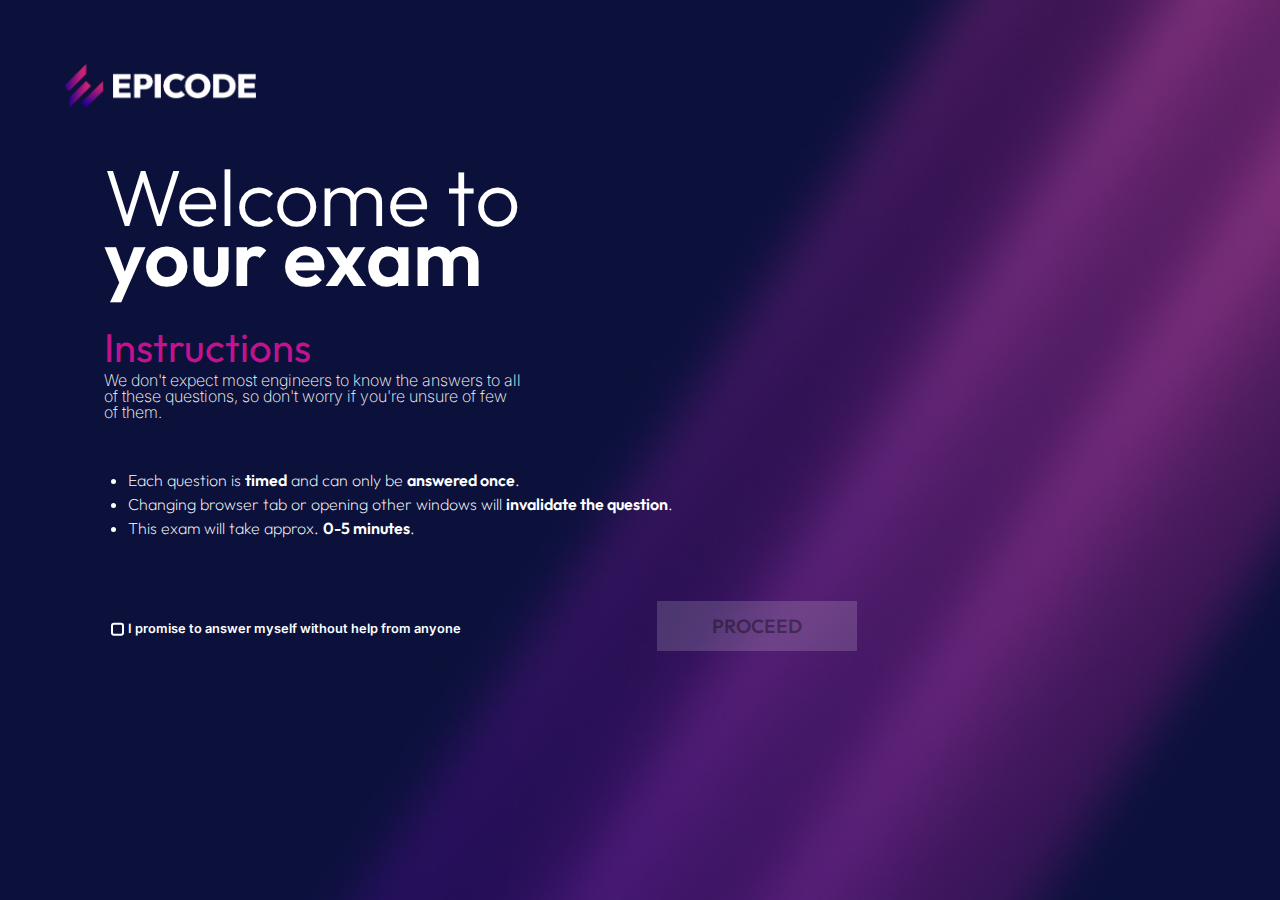
<file: index.html>
<!DOCTYPE html>
<html lang="en">
<head>
    <meta charset="UTF-8">
    <meta name="viewport" content="width=device-width, initial-scale=1.0">
    <title>Results</title>
    <link rel="stylesheet" type="text/css" href="css/reset.css"/>
    <link rel="stylesheet" type="text/css" href="css/styles.css"/>
</head>
<body>
    <div class="alignLeft container homehome">
        <header class="alignLeft">
            <img src="img/epicode_logo.png" class="logo" alt="epicode_logo">
        </header>
        <main>
            <div>
                <h1 class="titolo-welcome">Welcome to <span>your exam</span></h1> 
            </div>
            <div>
                <h2 id="instructions">Instructions</h2>
                <p>
                    We don't expect most engineers to know the answers to all of these questions, so don't worry if you're unsure of few of them.
                </p>
            </div>
            <div>
                <ul>
                    <li>Each question is <b>timed</b> and can only be <b>answered once</b>.</li>
                    <li>Changing browser tab or opening other windows will <b> invalidate the question</b>.</li>
                    <li>This exam will take approx. <b>0-5 minutes</b>.</li>
                </ul>
            </div>
            <form>
                <input id="cb" type="checkbox">
                <label for="checkbox"><b>I promise to answer myself without help from anyone</b></label>
                <button class="btnCeles" id='btn' type="button">PROCEED</button>
            </form>
        </main>
    </div>
    <script src="js/script.js"></script>
</body>
</html>
</file>
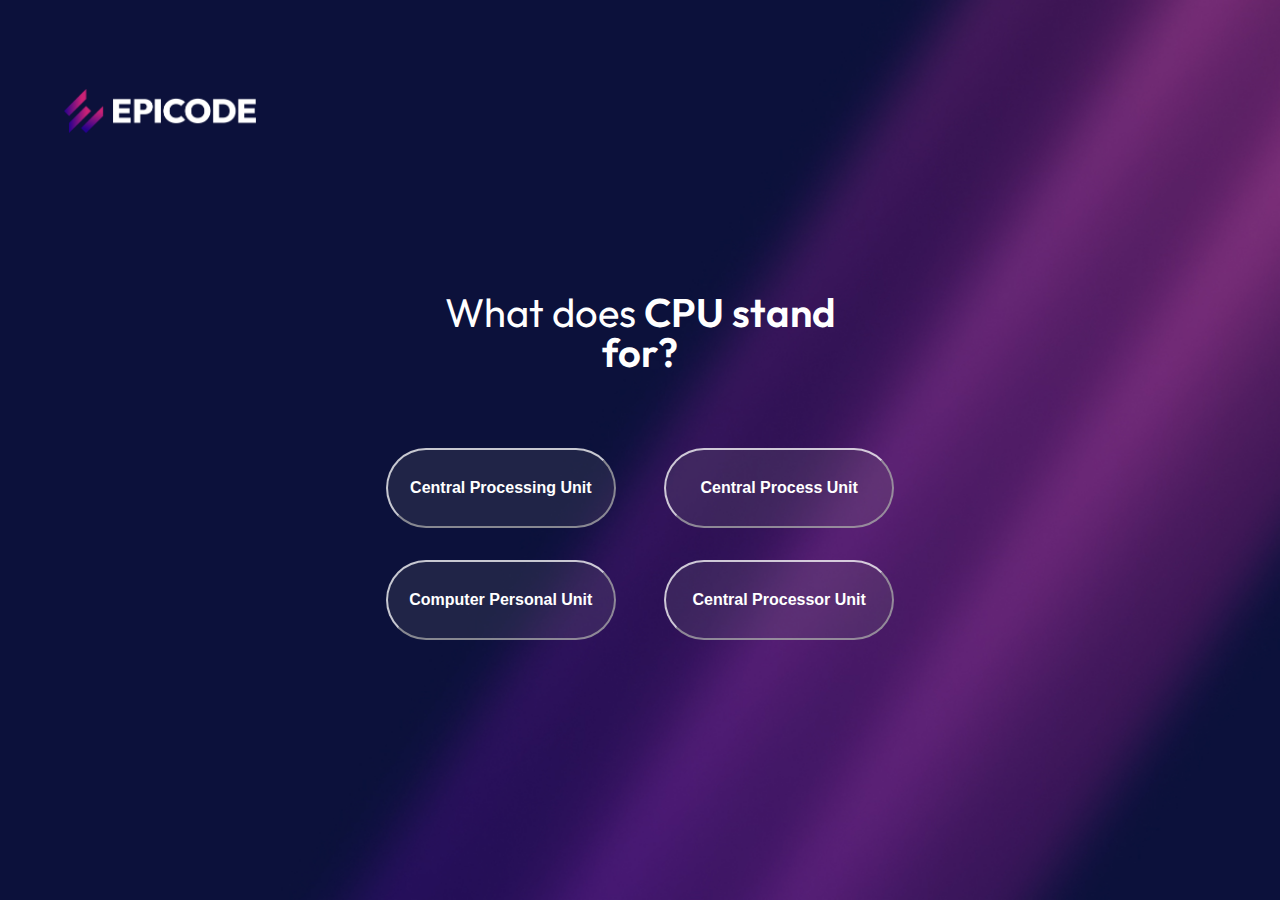
<file: benchmark.html>
<!DOCTYPE html>
<html lang="en">
<head>
    <meta charset="UTF-8">
    <meta name="viewport" content="width=device-width, initial-scale=1.0">
    <title>Benchmark</title>
    <link rel="stylesheet" type="text/css" href="css/reset.css"/>
    <link rel="stylesheet" type="text/css" href="css/styles.css"/>
</head>
<body>
    <div class="alignCenter container">
        <header class="alignLeft">
            <img src="img/epicode_logo.png" class="logo" alt="epicode_logo">
            <div id="timer" class="timer alignRight animatable">
                <svg>
                    <circle cx="50%" cy="50%" r="60"/>
                    <circle cx="50%" cy="50%" r="60" pathLength="1"/>
                    <text x="100" y="65" text-anchor="middle">SECONDS</text>
                    <text x="100" y="115" text-anchor="middle"><tspan id="timer-number"></tspan></text>
                    <text id="remaining" x="100" y="140" text-anchor="middle">REMANING</text>
                </svg>
            </div>
        </header>
        <main id="mainDomande">
            <h2 id="domanda"> </h2>

           <div class="risposte"></div>
           <div id="contadomande"></div>
       </main>

    <script src="js/script.js"></script>
</body>
</html>
</file>
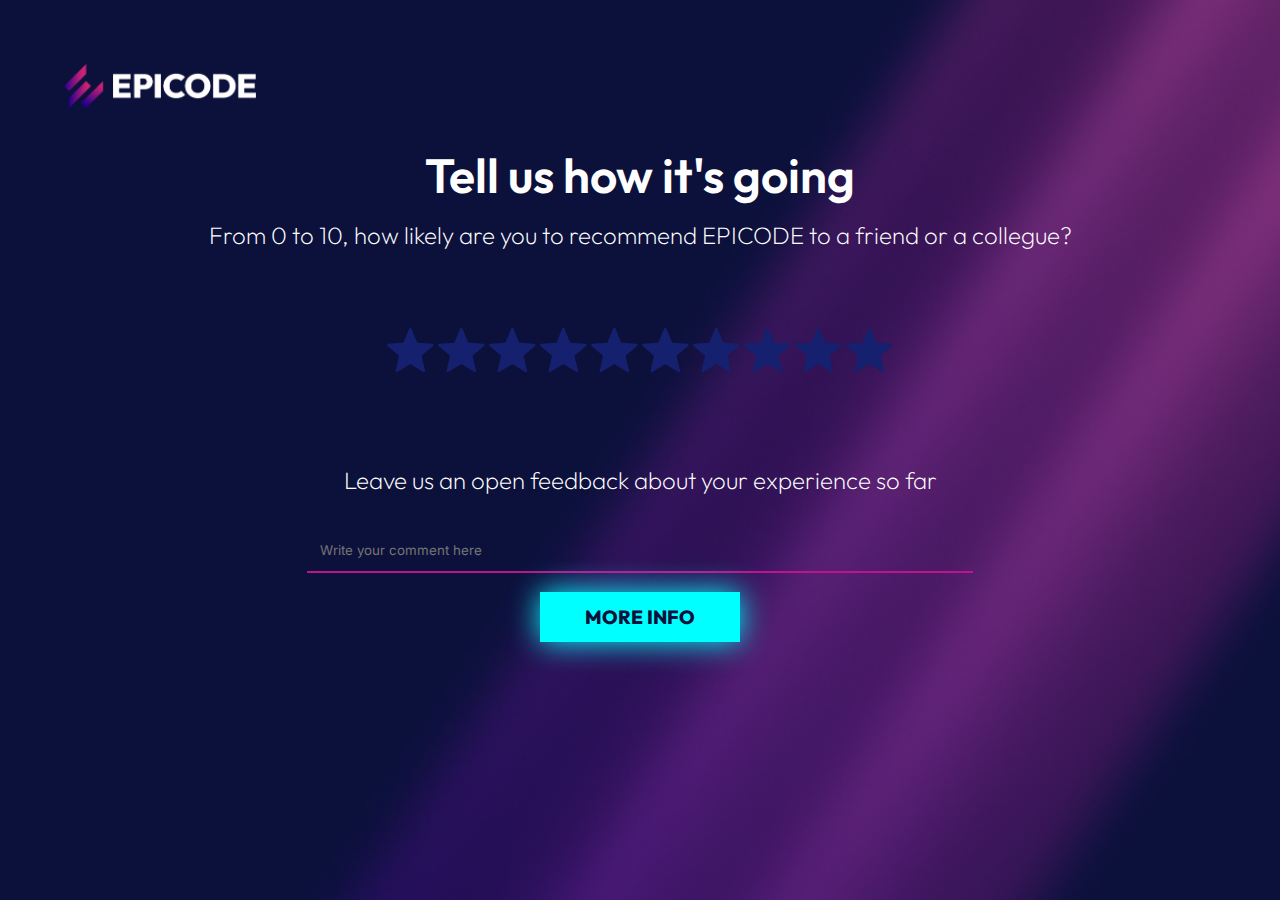
<file: Feedback.html>
<!DOCTYPE html>
<html lang="en">
<head>
    <meta charset="UTF-8">
    <meta name="viewport" content="width=device-width, initial-scale=1.0">
    <title>Feedback</title>
    <link rel="stylesheet" type="text/css" href="css/reset.css"/>
    <link rel="stylesheet" type="text/css" href="css/styles.css"/>
</head>
<body>
    <div class="container">
        <header>
            <img class="logo" src="img/epicode_logo.png" alt="logo">
        </header>
        <main class="alignCenter">
            <h1>
                Tell us how it's going
            </h1>
            <h3>
                From 0 to 10, how likely are you to recommend EPICODE to a friend or a collegue?
            </h3>
            <div id="stelle">
                <svg class="stellina" width="47" height="46" viewBox="0 0 47 46" fill="none" xmlns="http://www.w3.org/2000/svg">
                    <path d="M22.2044 1.55551C22.6143 0.569963 24.0104 0.569964 24.4203 1.55552L29.9874 14.9402C30.1602 15.3557 30.5509 15.6396 30.9994 15.6756L45.4494 16.834C46.5134 16.9193 46.9448 18.2471 46.1341 18.9415L35.1248 28.3722C34.7831 28.6649 34.6338 29.1242 34.7382 29.5619L38.1018 43.6626C38.3494 44.7009 37.2199 45.5215 36.309 44.9651L23.9379 37.4089C23.5538 37.1743 23.0709 37.1743 22.6868 37.4089L10.3157 44.9651C9.40478 45.5215 8.27528 44.7009 8.52295 43.6626L11.8865 29.5619C11.9909 29.1242 11.8416 28.6649 11.4999 28.3722L0.490575 18.9415C-0.320069 18.2471 0.111362 16.9193 1.17535 16.834L15.6253 15.6756C16.0738 15.6396 16.4645 15.3557 16.6374 14.9402L22.2044 1.55551Z" fill="#15206e"/>
                </svg>
                <svg class="stellina" width="47" height="46" viewBox="0 0 47 46" fill="none" xmlns="http://www.w3.org/2000/svg">
                    <path d="M22.2044 1.55551C22.6143 0.569963 24.0104 0.569964 24.4203 1.55552L29.9874 14.9402C30.1602 15.3557 30.5509 15.6396 30.9994 15.6756L45.4494 16.834C46.5134 16.9193 46.9448 18.2471 46.1341 18.9415L35.1248 28.3722C34.7831 28.6649 34.6338 29.1242 34.7382 29.5619L38.1018 43.6626C38.3494 44.7009 37.2199 45.5215 36.309 44.9651L23.9379 37.4089C23.5538 37.1743 23.0709 37.1743 22.6868 37.4089L10.3157 44.9651C9.40478 45.5215 8.27528 44.7009 8.52295 43.6626L11.8865 29.5619C11.9909 29.1242 11.8416 28.6649 11.4999 28.3722L0.490575 18.9415C-0.320069 18.2471 0.111362 16.9193 1.17535 16.834L15.6253 15.6756C16.0738 15.6396 16.4645 15.3557 16.6374 14.9402L22.2044 1.55551Z" fill="#15206e"/>
                </svg>
                <svg class="stellina" width="47" height="46" viewBox="0 0 47 46" fill="none" xmlns="http://www.w3.org/2000/svg">
                    <path d="M22.2044 1.55551C22.6143 0.569963 24.0104 0.569964 24.4203 1.55552L29.9874 14.9402C30.1602 15.3557 30.5509 15.6396 30.9994 15.6756L45.4494 16.834C46.5134 16.9193 46.9448 18.2471 46.1341 18.9415L35.1248 28.3722C34.7831 28.6649 34.6338 29.1242 34.7382 29.5619L38.1018 43.6626C38.3494 44.7009 37.2199 45.5215 36.309 44.9651L23.9379 37.4089C23.5538 37.1743 23.0709 37.1743 22.6868 37.4089L10.3157 44.9651C9.40478 45.5215 8.27528 44.7009 8.52295 43.6626L11.8865 29.5619C11.9909 29.1242 11.8416 28.6649 11.4999 28.3722L0.490575 18.9415C-0.320069 18.2471 0.111362 16.9193 1.17535 16.834L15.6253 15.6756C16.0738 15.6396 16.4645 15.3557 16.6374 14.9402L22.2044 1.55551Z" fill="#15206e"/>
                </svg>
                <svg class="stellina" width="47" height="46" viewBox="0 0 47 46" fill="none" xmlns="http://www.w3.org/2000/svg">
                    <path d="M22.2044 1.55551C22.6143 0.569963 24.0104 0.569964 24.4203 1.55552L29.9874 14.9402C30.1602 15.3557 30.5509 15.6396 30.9994 15.6756L45.4494 16.834C46.5134 16.9193 46.9448 18.2471 46.1341 18.9415L35.1248 28.3722C34.7831 28.6649 34.6338 29.1242 34.7382 29.5619L38.1018 43.6626C38.3494 44.7009 37.2199 45.5215 36.309 44.9651L23.9379 37.4089C23.5538 37.1743 23.0709 37.1743 22.6868 37.4089L10.3157 44.9651C9.40478 45.5215 8.27528 44.7009 8.52295 43.6626L11.8865 29.5619C11.9909 29.1242 11.8416 28.6649 11.4999 28.3722L0.490575 18.9415C-0.320069 18.2471 0.111362 16.9193 1.17535 16.834L15.6253 15.6756C16.0738 15.6396 16.4645 15.3557 16.6374 14.9402L22.2044 1.55551Z" fill="#15206e"/>
                </svg>
                <svg class="stellina" width="47" height="46" viewBox="0 0 47 46" fill="none" xmlns="http://www.w3.org/2000/svg">
                    <path d="M22.2044 1.55551C22.6143 0.569963 24.0104 0.569964 24.4203 1.55552L29.9874 14.9402C30.1602 15.3557 30.5509 15.6396 30.9994 15.6756L45.4494 16.834C46.5134 16.9193 46.9448 18.2471 46.1341 18.9415L35.1248 28.3722C34.7831 28.6649 34.6338 29.1242 34.7382 29.5619L38.1018 43.6626C38.3494 44.7009 37.2199 45.5215 36.309 44.9651L23.9379 37.4089C23.5538 37.1743 23.0709 37.1743 22.6868 37.4089L10.3157 44.9651C9.40478 45.5215 8.27528 44.7009 8.52295 43.6626L11.8865 29.5619C11.9909 29.1242 11.8416 28.6649 11.4999 28.3722L0.490575 18.9415C-0.320069 18.2471 0.111362 16.9193 1.17535 16.834L15.6253 15.6756C16.0738 15.6396 16.4645 15.3557 16.6374 14.9402L22.2044 1.55551Z" fill="#15206e"/>
                </svg>
                <svg class="stellina" width="47" height="46" viewBox="0 0 47 46" fill="none" xmlns="http://www.w3.org/2000/svg">
                    <path d="M22.2044 1.55551C22.6143 0.569963 24.0104 0.569964 24.4203 1.55552L29.9874 14.9402C30.1602 15.3557 30.5509 15.6396 30.9994 15.6756L45.4494 16.834C46.5134 16.9193 46.9448 18.2471 46.1341 18.9415L35.1248 28.3722C34.7831 28.6649 34.6338 29.1242 34.7382 29.5619L38.1018 43.6626C38.3494 44.7009 37.2199 45.5215 36.309 44.9651L23.9379 37.4089C23.5538 37.1743 23.0709 37.1743 22.6868 37.4089L10.3157 44.9651C9.40478 45.5215 8.27528 44.7009 8.52295 43.6626L11.8865 29.5619C11.9909 29.1242 11.8416 28.6649 11.4999 28.3722L0.490575 18.9415C-0.320069 18.2471 0.111362 16.9193 1.17535 16.834L15.6253 15.6756C16.0738 15.6396 16.4645 15.3557 16.6374 14.9402L22.2044 1.55551Z" fill="#15206e"/>
                </svg>
                <svg class="stellina" width="47" height="46" viewBox="0 0 47 46" fill="none" xmlns="http://www.w3.org/2000/svg">
                    <path d="M22.2044 1.55551C22.6143 0.569963 24.0104 0.569964 24.4203 1.55552L29.9874 14.9402C30.1602 15.3557 30.5509 15.6396 30.9994 15.6756L45.4494 16.834C46.5134 16.9193 46.9448 18.2471 46.1341 18.9415L35.1248 28.3722C34.7831 28.6649 34.6338 29.1242 34.7382 29.5619L38.1018 43.6626C38.3494 44.7009 37.2199 45.5215 36.309 44.9651L23.9379 37.4089C23.5538 37.1743 23.0709 37.1743 22.6868 37.4089L10.3157 44.9651C9.40478 45.5215 8.27528 44.7009 8.52295 43.6626L11.8865 29.5619C11.9909 29.1242 11.8416 28.6649 11.4999 28.3722L0.490575 18.9415C-0.320069 18.2471 0.111362 16.9193 1.17535 16.834L15.6253 15.6756C16.0738 15.6396 16.4645 15.3557 16.6374 14.9402L22.2044 1.55551Z" fill="#15206e"/>
                </svg>
                <svg class="stellina" width="47" height="46" viewBox="0 0 47 46" fill="none" xmlns="http://www.w3.org/2000/svg">
                    <path d="M22.2044 1.55551C22.6143 0.569963 24.0104 0.569964 24.4203 1.55552L29.9874 14.9402C30.1602 15.3557 30.5509 15.6396 30.9994 15.6756L45.4494 16.834C46.5134 16.9193 46.9448 18.2471 46.1341 18.9415L35.1248 28.3722C34.7831 28.6649 34.6338 29.1242 34.7382 29.5619L38.1018 43.6626C38.3494 44.7009 37.2199 45.5215 36.309 44.9651L23.9379 37.4089C23.5538 37.1743 23.0709 37.1743 22.6868 37.4089L10.3157 44.9651C9.40478 45.5215 8.27528 44.7009 8.52295 43.6626L11.8865 29.5619C11.9909 29.1242 11.8416 28.6649 11.4999 28.3722L0.490575 18.9415C-0.320069 18.2471 0.111362 16.9193 1.17535 16.834L15.6253 15.6756C16.0738 15.6396 16.4645 15.3557 16.6374 14.9402L22.2044 1.55551Z" fill="#15206e"/>
                </svg>
                <svg class="stellina" width="47" height="46" viewBox="0 0 47 46" fill="none" xmlns="http://www.w3.org/2000/svg">
                    <path d="M22.2044 1.55551C22.6143 0.569963 24.0104 0.569964 24.4203 1.55552L29.9874 14.9402C30.1602 15.3557 30.5509 15.6396 30.9994 15.6756L45.4494 16.834C46.5134 16.9193 46.9448 18.2471 46.1341 18.9415L35.1248 28.3722C34.7831 28.6649 34.6338 29.1242 34.7382 29.5619L38.1018 43.6626C38.3494 44.7009 37.2199 45.5215 36.309 44.9651L23.9379 37.4089C23.5538 37.1743 23.0709 37.1743 22.6868 37.4089L10.3157 44.9651C9.40478 45.5215 8.27528 44.7009 8.52295 43.6626L11.8865 29.5619C11.9909 29.1242 11.8416 28.6649 11.4999 28.3722L0.490575 18.9415C-0.320069 18.2471 0.111362 16.9193 1.17535 16.834L15.6253 15.6756C16.0738 15.6396 16.4645 15.3557 16.6374 14.9402L22.2044 1.55551Z" fill="#15206e"/>
                </svg>
                <svg class="stellina" width="47" height="46" viewBox="0 0 47 46" fill="none" xmlns="http://www.w3.org/2000/svg">
                    <path d="M22.2044 1.55551C22.6143 0.569963 24.0104 0.569964 24.4203 1.55552L29.9874 14.9402C30.1602 15.3557 30.5509 15.6396 30.9994 15.6756L45.4494 16.834C46.5134 16.9193 46.9448 18.2471 46.1341 18.9415L35.1248 28.3722C34.7831 28.6649 34.6338 29.1242 34.7382 29.5619L38.1018 43.6626C38.3494 44.7009 37.2199 45.5215 36.309 44.9651L23.9379 37.4089C23.5538 37.1743 23.0709 37.1743 22.6868 37.4089L10.3157 44.9651C9.40478 45.5215 8.27528 44.7009 8.52295 43.6626L11.8865 29.5619C11.9909 29.1242 11.8416 28.6649 11.4999 28.3722L0.490575 18.9415C-0.320069 18.2471 0.111362 16.9193 1.17535 16.834L15.6253 15.6756C16.0738 15.6396 16.4645 15.3557 16.6374 14.9402L22.2044 1.55551Z" fill="#15206e"/>
                </svg>
            </div>
            <form>
                <h3>
                    Leave us an open feedback about your experience so far
                </h3>
                <input type="text" id="fname" name="fname" placeholder="Write your comment here">
                <div><button class="btnCeles">MORE INFO</button></div>
            </form>
        </main>
    </div>
    <script src="js/script.js"></script>
</body>
</html>
</file>
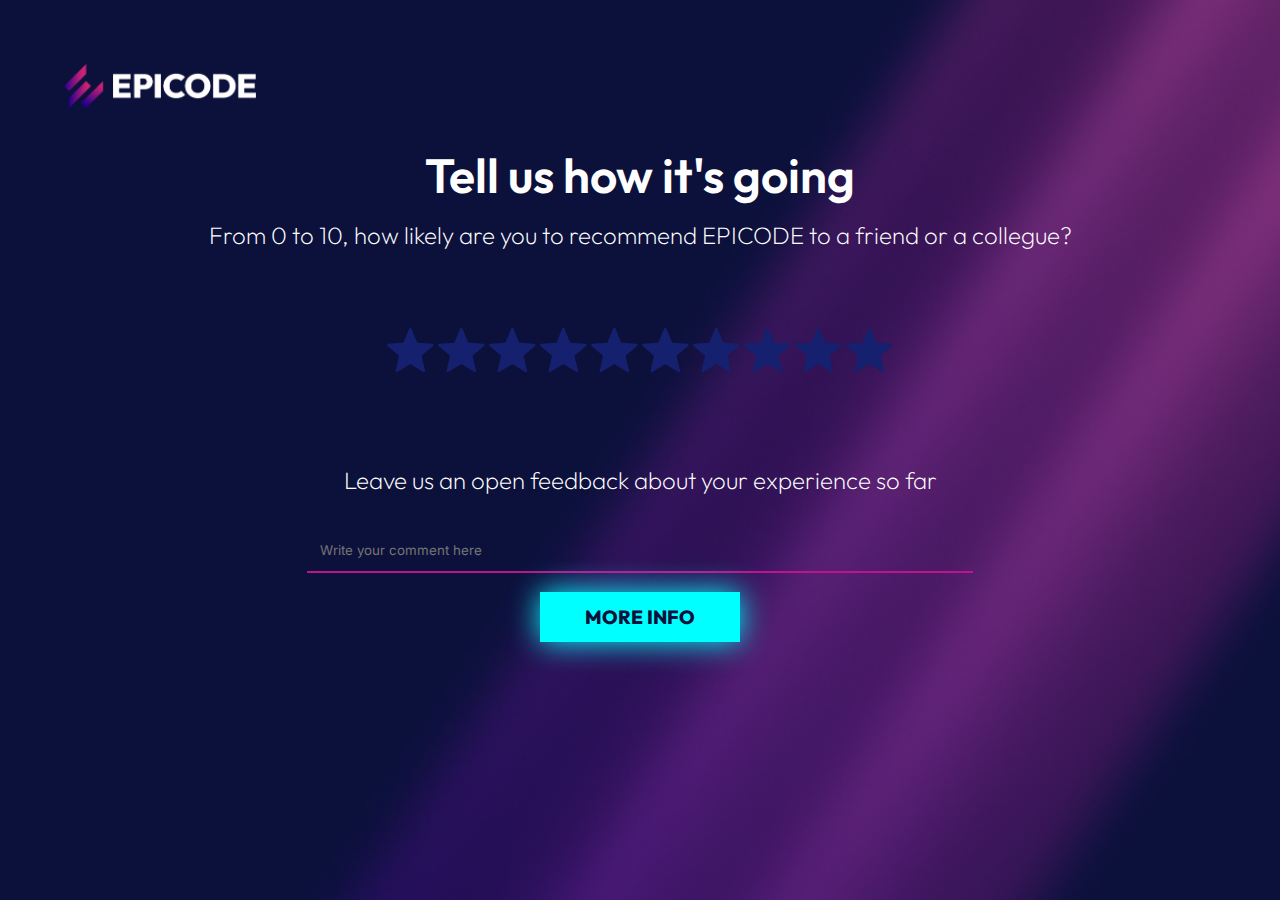
<file: feedback.html>
<!DOCTYPE html>
<html lang="en">
<head>
    <meta charset="UTF-8">
    <meta name="viewport" content="width=device-width, initial-scale=1.0">
    <title>Feedback</title>
    <link rel="stylesheet" type="text/css" href="css/reset.css"/>
    <link rel="stylesheet" type="text/css" href="css/styles.css"/>
</head>
<body>
    <div class="container">
        <header>
            <img class="logo" src="img/epicode_logo.png" alt="logo">
        </header>
        <main class="alignCenter">
            <h1>
                Tell us how it's going
            </h1>
            <h3>
                From 0 to 10, how likely are you to recommend EPICODE to a friend or a collegue?
            </h3>
            <div id="stelle">
                <svg class="stellina" width="47" height="46" viewBox="0 0 47 46" fill="none" xmlns="http://www.w3.org/2000/svg">
                    <path d="M22.2044 1.55551C22.6143 0.569963 24.0104 0.569964 24.4203 1.55552L29.9874 14.9402C30.1602 15.3557 30.5509 15.6396 30.9994 15.6756L45.4494 16.834C46.5134 16.9193 46.9448 18.2471 46.1341 18.9415L35.1248 28.3722C34.7831 28.6649 34.6338 29.1242 34.7382 29.5619L38.1018 43.6626C38.3494 44.7009 37.2199 45.5215 36.309 44.9651L23.9379 37.4089C23.5538 37.1743 23.0709 37.1743 22.6868 37.4089L10.3157 44.9651C9.40478 45.5215 8.27528 44.7009 8.52295 43.6626L11.8865 29.5619C11.9909 29.1242 11.8416 28.6649 11.4999 28.3722L0.490575 18.9415C-0.320069 18.2471 0.111362 16.9193 1.17535 16.834L15.6253 15.6756C16.0738 15.6396 16.4645 15.3557 16.6374 14.9402L22.2044 1.55551Z" fill="#15206e"/>
                </svg>
                <svg class="stellina" width="47" height="46" viewBox="0 0 47 46" fill="none" xmlns="http://www.w3.org/2000/svg">
                    <path d="M22.2044 1.55551C22.6143 0.569963 24.0104 0.569964 24.4203 1.55552L29.9874 14.9402C30.1602 15.3557 30.5509 15.6396 30.9994 15.6756L45.4494 16.834C46.5134 16.9193 46.9448 18.2471 46.1341 18.9415L35.1248 28.3722C34.7831 28.6649 34.6338 29.1242 34.7382 29.5619L38.1018 43.6626C38.3494 44.7009 37.2199 45.5215 36.309 44.9651L23.9379 37.4089C23.5538 37.1743 23.0709 37.1743 22.6868 37.4089L10.3157 44.9651C9.40478 45.5215 8.27528 44.7009 8.52295 43.6626L11.8865 29.5619C11.9909 29.1242 11.8416 28.6649 11.4999 28.3722L0.490575 18.9415C-0.320069 18.2471 0.111362 16.9193 1.17535 16.834L15.6253 15.6756C16.0738 15.6396 16.4645 15.3557 16.6374 14.9402L22.2044 1.55551Z" fill="#15206e"/>
                </svg>
                <svg class="stellina" width="47" height="46" viewBox="0 0 47 46" fill="none" xmlns="http://www.w3.org/2000/svg">
                    <path d="M22.2044 1.55551C22.6143 0.569963 24.0104 0.569964 24.4203 1.55552L29.9874 14.9402C30.1602 15.3557 30.5509 15.6396 30.9994 15.6756L45.4494 16.834C46.5134 16.9193 46.9448 18.2471 46.1341 18.9415L35.1248 28.3722C34.7831 28.6649 34.6338 29.1242 34.7382 29.5619L38.1018 43.6626C38.3494 44.7009 37.2199 45.5215 36.309 44.9651L23.9379 37.4089C23.5538 37.1743 23.0709 37.1743 22.6868 37.4089L10.3157 44.9651C9.40478 45.5215 8.27528 44.7009 8.52295 43.6626L11.8865 29.5619C11.9909 29.1242 11.8416 28.6649 11.4999 28.3722L0.490575 18.9415C-0.320069 18.2471 0.111362 16.9193 1.17535 16.834L15.6253 15.6756C16.0738 15.6396 16.4645 15.3557 16.6374 14.9402L22.2044 1.55551Z" fill="#15206e"/>
                </svg>
                <svg class="stellina" width="47" height="46" viewBox="0 0 47 46" fill="none" xmlns="http://www.w3.org/2000/svg">
                    <path d="M22.2044 1.55551C22.6143 0.569963 24.0104 0.569964 24.4203 1.55552L29.9874 14.9402C30.1602 15.3557 30.5509 15.6396 30.9994 15.6756L45.4494 16.834C46.5134 16.9193 46.9448 18.2471 46.1341 18.9415L35.1248 28.3722C34.7831 28.6649 34.6338 29.1242 34.7382 29.5619L38.1018 43.6626C38.3494 44.7009 37.2199 45.5215 36.309 44.9651L23.9379 37.4089C23.5538 37.1743 23.0709 37.1743 22.6868 37.4089L10.3157 44.9651C9.40478 45.5215 8.27528 44.7009 8.52295 43.6626L11.8865 29.5619C11.9909 29.1242 11.8416 28.6649 11.4999 28.3722L0.490575 18.9415C-0.320069 18.2471 0.111362 16.9193 1.17535 16.834L15.6253 15.6756C16.0738 15.6396 16.4645 15.3557 16.6374 14.9402L22.2044 1.55551Z" fill="#15206e"/>
                </svg>
                <svg class="stellina" width="47" height="46" viewBox="0 0 47 46" fill="none" xmlns="http://www.w3.org/2000/svg">
                    <path d="M22.2044 1.55551C22.6143 0.569963 24.0104 0.569964 24.4203 1.55552L29.9874 14.9402C30.1602 15.3557 30.5509 15.6396 30.9994 15.6756L45.4494 16.834C46.5134 16.9193 46.9448 18.2471 46.1341 18.9415L35.1248 28.3722C34.7831 28.6649 34.6338 29.1242 34.7382 29.5619L38.1018 43.6626C38.3494 44.7009 37.2199 45.5215 36.309 44.9651L23.9379 37.4089C23.5538 37.1743 23.0709 37.1743 22.6868 37.4089L10.3157 44.9651C9.40478 45.5215 8.27528 44.7009 8.52295 43.6626L11.8865 29.5619C11.9909 29.1242 11.8416 28.6649 11.4999 28.3722L0.490575 18.9415C-0.320069 18.2471 0.111362 16.9193 1.17535 16.834L15.6253 15.6756C16.0738 15.6396 16.4645 15.3557 16.6374 14.9402L22.2044 1.55551Z" fill="#15206e"/>
                </svg>
                <svg class="stellina" width="47" height="46" viewBox="0 0 47 46" fill="none" xmlns="http://www.w3.org/2000/svg">
                    <path d="M22.2044 1.55551C22.6143 0.569963 24.0104 0.569964 24.4203 1.55552L29.9874 14.9402C30.1602 15.3557 30.5509 15.6396 30.9994 15.6756L45.4494 16.834C46.5134 16.9193 46.9448 18.2471 46.1341 18.9415L35.1248 28.3722C34.7831 28.6649 34.6338 29.1242 34.7382 29.5619L38.1018 43.6626C38.3494 44.7009 37.2199 45.5215 36.309 44.9651L23.9379 37.4089C23.5538 37.1743 23.0709 37.1743 22.6868 37.4089L10.3157 44.9651C9.40478 45.5215 8.27528 44.7009 8.52295 43.6626L11.8865 29.5619C11.9909 29.1242 11.8416 28.6649 11.4999 28.3722L0.490575 18.9415C-0.320069 18.2471 0.111362 16.9193 1.17535 16.834L15.6253 15.6756C16.0738 15.6396 16.4645 15.3557 16.6374 14.9402L22.2044 1.55551Z" fill="#15206e"/>
                </svg>
                <svg class="stellina" width="47" height="46" viewBox="0 0 47 46" fill="none" xmlns="http://www.w3.org/2000/svg">
                    <path d="M22.2044 1.55551C22.6143 0.569963 24.0104 0.569964 24.4203 1.55552L29.9874 14.9402C30.1602 15.3557 30.5509 15.6396 30.9994 15.6756L45.4494 16.834C46.5134 16.9193 46.9448 18.2471 46.1341 18.9415L35.1248 28.3722C34.7831 28.6649 34.6338 29.1242 34.7382 29.5619L38.1018 43.6626C38.3494 44.7009 37.2199 45.5215 36.309 44.9651L23.9379 37.4089C23.5538 37.1743 23.0709 37.1743 22.6868 37.4089L10.3157 44.9651C9.40478 45.5215 8.27528 44.7009 8.52295 43.6626L11.8865 29.5619C11.9909 29.1242 11.8416 28.6649 11.4999 28.3722L0.490575 18.9415C-0.320069 18.2471 0.111362 16.9193 1.17535 16.834L15.6253 15.6756C16.0738 15.6396 16.4645 15.3557 16.6374 14.9402L22.2044 1.55551Z" fill="#15206e"/>
                </svg>
                <svg class="stellina" width="47" height="46" viewBox="0 0 47 46" fill="none" xmlns="http://www.w3.org/2000/svg">
                    <path d="M22.2044 1.55551C22.6143 0.569963 24.0104 0.569964 24.4203 1.55552L29.9874 14.9402C30.1602 15.3557 30.5509 15.6396 30.9994 15.6756L45.4494 16.834C46.5134 16.9193 46.9448 18.2471 46.1341 18.9415L35.1248 28.3722C34.7831 28.6649 34.6338 29.1242 34.7382 29.5619L38.1018 43.6626C38.3494 44.7009 37.2199 45.5215 36.309 44.9651L23.9379 37.4089C23.5538 37.1743 23.0709 37.1743 22.6868 37.4089L10.3157 44.9651C9.40478 45.5215 8.27528 44.7009 8.52295 43.6626L11.8865 29.5619C11.9909 29.1242 11.8416 28.6649 11.4999 28.3722L0.490575 18.9415C-0.320069 18.2471 0.111362 16.9193 1.17535 16.834L15.6253 15.6756C16.0738 15.6396 16.4645 15.3557 16.6374 14.9402L22.2044 1.55551Z" fill="#15206e"/>
                </svg>
                <svg class="stellina" width="47" height="46" viewBox="0 0 47 46" fill="none" xmlns="http://www.w3.org/2000/svg">
                    <path d="M22.2044 1.55551C22.6143 0.569963 24.0104 0.569964 24.4203 1.55552L29.9874 14.9402C30.1602 15.3557 30.5509 15.6396 30.9994 15.6756L45.4494 16.834C46.5134 16.9193 46.9448 18.2471 46.1341 18.9415L35.1248 28.3722C34.7831 28.6649 34.6338 29.1242 34.7382 29.5619L38.1018 43.6626C38.3494 44.7009 37.2199 45.5215 36.309 44.9651L23.9379 37.4089C23.5538 37.1743 23.0709 37.1743 22.6868 37.4089L10.3157 44.9651C9.40478 45.5215 8.27528 44.7009 8.52295 43.6626L11.8865 29.5619C11.9909 29.1242 11.8416 28.6649 11.4999 28.3722L0.490575 18.9415C-0.320069 18.2471 0.111362 16.9193 1.17535 16.834L15.6253 15.6756C16.0738 15.6396 16.4645 15.3557 16.6374 14.9402L22.2044 1.55551Z" fill="#15206e"/>
                </svg>
                <svg class="stellina" width="47" height="46" viewBox="0 0 47 46" fill="none" xmlns="http://www.w3.org/2000/svg">
                    <path d="M22.2044 1.55551C22.6143 0.569963 24.0104 0.569964 24.4203 1.55552L29.9874 14.9402C30.1602 15.3557 30.5509 15.6396 30.9994 15.6756L45.4494 16.834C46.5134 16.9193 46.9448 18.2471 46.1341 18.9415L35.1248 28.3722C34.7831 28.6649 34.6338 29.1242 34.7382 29.5619L38.1018 43.6626C38.3494 44.7009 37.2199 45.5215 36.309 44.9651L23.9379 37.4089C23.5538 37.1743 23.0709 37.1743 22.6868 37.4089L10.3157 44.9651C9.40478 45.5215 8.27528 44.7009 8.52295 43.6626L11.8865 29.5619C11.9909 29.1242 11.8416 28.6649 11.4999 28.3722L0.490575 18.9415C-0.320069 18.2471 0.111362 16.9193 1.17535 16.834L15.6253 15.6756C16.0738 15.6396 16.4645 15.3557 16.6374 14.9402L22.2044 1.55551Z" fill="#15206e"/>
                </svg>
            </div>
            <form>
                <h3>
                    Leave us an open feedback about your experience so far
                </h3>
                <input type="text" id="fname" name="fname" placeholder="Write your comment here">
                <div><button class="btnCeles">MORE INFO</button></div>
            </form>
        </main>
    </div>
    <script src="js/script.js"></script>
</body>
</html>
</file>
<file: css/styles.css>
@import url('https://fonts.googleapis.com/css2?family=Inter:wght@100;200;300;400;500;600;700;800;900&family=Outfit:wght@100;200;300;400;500;600;700;800;900&display=swap');

body {
    background-color: white;
    background-image: url(../img/bg.jpg);
    background-size: cover;
    background-repeat: no-repeat;
    color: white;
}

.alignCenter {
    text-align: center;
}

.alignLeft{
    text-align: left;
}

.alignRight{
    text-align: right;
}

.container {
    margin: 5%;
}

h1, h2, h3{
    font-family: 'Outfit', sans-serif;
}

h1 {
  font-size: 3em;
  font-weight: 600;
  margin: 0.5em;
}

h2 {
  font-size: 2.5em;
  font-weight: 400;
}

#domanda {
  margin: 1.5em;
}

h3 {
  font-size: 1.5em;
  margin-top: 0.5em;
  margin-bottom: 2em;
  font-weight: 200;
}

p, ul, label {
    font-family: 'Inter', sans-serif;
}

p {
  margin: 0.3em 0;
}

form h3 {
  margin-top: 2.5em;
  margin-bottom: 1.5em;
}

form .btnCeles {
  font-family: 'Outfit', sans-serif;
  margin: 1em;
  font-size: 1.2em;
  font-weight: 800;
}

input {
  background-color: rgba(255, 255, 255, 0);
  border-color: #C0128C;
  border-top: none;
  border-left: none;
  border-right: none;
  width: 48em;
  padding: 1em;
  color: white;
  font-family: 'Inter', sans-serif;
}

#stelle {
  padding: 2em;
}

input::placeholder {
  font-family: 'Inter', sans-serif;
}

.logo{
    width: 12em;
    margin-bottom: 1em;
    padding: 0;
    text-align: left;
}

span::before{
    content: "\a";
    white-space: pre;
}

.titolo-welcome {
  font-size: 5em;
  font-weight: 300;
  line-height: 0.75em;
}

span {
  font-weight: 600;
}

#instructions {
  color: #C2128D;
  margin-top: 1em;
  margin-left: 1em;
}

.homehome p {
  margin-right: 60%;
  margin-bottom: 3em;
  font-weight: 200;
  margin-left: 2.5em;
}

.homehome ul {
  list-style-type: disc;
  line-height: 1.5em;
  font-weight: 200;
  font-family: 'Outfit', sans-serif;
  margin-left: 4em;
}

b {
  font-weight: 600;
}

input[type="checkbox"] {
  -webkit-appearance: none;
  -moz-appearance: none;
  appearance: none;
  border: 2px solid white;
  background-color: transparent;
  border-radius: 3px;
  margin: 0;
  padding: 0;
  height: 1em;
  width: 1em;
  margin-left: 3.5em;
  transform: translate(0%, 20%);
}

input[type="checkbox"]:checked {
  background-color: white;
}

label {
  font-size: 0.8em;
}

#cb {
  margin-top: 6em;
  text-align: left;
}

#btn {
  margin-left: 10em;
}

.btnCeles {
    color: #0B113B;
    font-size: 2em;
    font-weight: 600;
    background-color: #00FFFF;
    border: none;
    box-shadow: 0px 0px 30px #00FFFF;
    width: 200px;
    height: 50px;
    cursor: pointer;
}

.btnCeles:disabled{
  color: rgba(0, 0, 0, 0.378);
  font-weight: 600;
  background-color: rgba(255, 255, 255, 0.161);
  border: none;
  box-shadow: none;
  width: 200px;
  height: 50px;
}

.btnTransp {
    color: white;
    font-size: 1em;
    font-weight: 600;
    background-color: rgba(0, 0, 0, 0.04);
    border: solid;
    border-width: 2px;
    border-color: white;
    box-shadow: 0px 0px 10px #00ffff76;
    width: 200px;
    height: 50px;
    cursor: pointer;
}

.btnBench {
    background: rgb(210,0,148);
    background: -moz-linear-gradient(180deg, rgba(210,0,148,1) 0%, rgba(144,0,128,1) 100%);
    background: -webkit-linear-gradient(180deg, rgba(210,0,148,1) 0%, rgba(144,0,128,1) 100%);
    background: linear-gradient(180deg, rgba(210,0,148,1) 0%, rgba(144,0,128,1) 100%);
    filter: progid:DXImageTransform.Microsoft.gradient(startColorstr="#d20094",endColorstr="#900080",GradientType=1);
}

.timer {
  margin-top: -10%;
  display: inline-block;
  transform: translate(70em, 6.8em);
  padding-bottom: 5em;
}
  
.timer > svg {
    width: 200px;
    height: 200px;
}

.timer > svg > circle {
    fill: none;
    stroke-opacity: 0.3;
    stroke: #00FFFF;
    stroke-width: 15;
    transform-origin: center center;
    transform: rotate(-90deg);
    filter: drop-shadow(0px 0px 10px rgba(0, 0, 0))
}

.timer > svg > circle + circle {
    stroke-dasharray: 1;
    stroke-dashoffset: 1;
    stroke-linecap: square;
    stroke-opacity: 1;
}

.timer.animatable > svg > circle + circle {
    transition: stroke-dashoffset 0.3s ease;
}
  
 @keyframes countdown {
    from {
      stroke-dashoffset: 0px;
    }
    to {
      stroke-dashoffset: 1px;
    }
  }
 
.timer text{
    fill: #FFFFFF;
    font-family: 'Inter', sans-serif;
    font-size: 0.6rem;
    transform: translate(0%, 7%);
}

#timer-number {
    font-size: 2.5rem;
}

.timer > svg > text + text {
  font-size: 0.6rem;
  transform: translate(0%, 0%);
}

#remaining {
  transform: translate(0%, -5%);
}
  
.chart-container {
    position: relative;
    margin: 1em auto;
    width: 350px;
    align-self: center;
    align-content: center;
    align-items: center;
}

#doughnutChart {
  text-shadow: 5px 5px 5px white;
  filter: drop-shadow(5px 5px 10px rgba(0, 0, 0, 0.5));
}
  
canvas {
    max-width: 100%;
    height: auto;
    display: block;
    border: 0 none;
    border-style: dashed;
    margin-left: auto;
    margin-right: auto;
}
  
.center-text, .center-textDue, .center-textTre {
    transform: translate(0%, -210%);
    font-size: 1em;
    font-weight: bold;
}

.center-textDue {
    transform: translate(0%, 0%);
    color: #00FFFF;
    font-weight: bold;
}

.center-textTre {
    transform: translate(0%, 0%);
    margin-top: 2em;
    margin-left: 6em;
    margin-right: 6em;
    font-weight: 100;
    font-size: 80%;
}

#rate {
    transform: translate(0%, -195%);
}

#mainResult {
  position: relative;
}

#correct, #wrong {
  position: absolute;
  text-align: center;
  width: calc(50% - 20px);
  top: 8em;
}

#correct {
  left: 20%;
  text-align: left;
}

#correct p:first-of-type {
  font-size: 2.3em;
  font-weight: 600;
  font-family: 'Outfit', sans-serif;;
}

#wrong {
  right: 20%;
  text-align: right;
  
}

#wrong p:first-of-type {
  font-size: 2.3em;
  font-weight: 600;
  font-family: 'Outfit', sans-serif;;
}

/* td button {
  padding: 1em;
  margin: 1em;
  background-color: #ffffff1f;
  color: white;
  border-radius: 30px;
  width: 300px;
  height: 55px;
  border-width: 0;
  position: relative;
  overflow: hidden;
  cursor: pointer;
  z-index: 1;
  font-family: 'Inter', sans-serif;
  font-weight: 600;
} */

/* td button:hover {
  background: linear-gradient(to bottom, #ff00b7, #8A0179);
} */

/* td button:before {
  content: "";
  position: absolute;
  inset: 0;
  border-radius: 50px;
  padding: 3px;
  background: linear-gradient(178deg, white, #ffffff00);
  -webkit-mask: linear-gradient(#fff 0 0) content-box, linear-gradient(#fff 0 0);
  -webkit-mask-composite: xor;
  mask-composite: exclude;
  z-index: -1;
} */

/* td button:hover:before {
  z-index: -1;
} */


#tableAnswers {
  margin-left: auto;
  margin-right: auto;
}

.bottoneRisposta{
  width: 40%;
    height: 80px;
    border-radius: 50px;
    margin: 1em 1.5em;
    background-color: #8080802e;
    border-color: #ffffffc0;
    color: white;
    font-size: 16px;
    font-weight: 600;
    cursor: pointer;
}

.bottoneRisposta:hover {
  background: linear-gradient(to bottom, #ff00b7, #8A0179);
}

#mainDomande {
  margin-left: 25%;
  margin-right: 25%;
}
</file>
